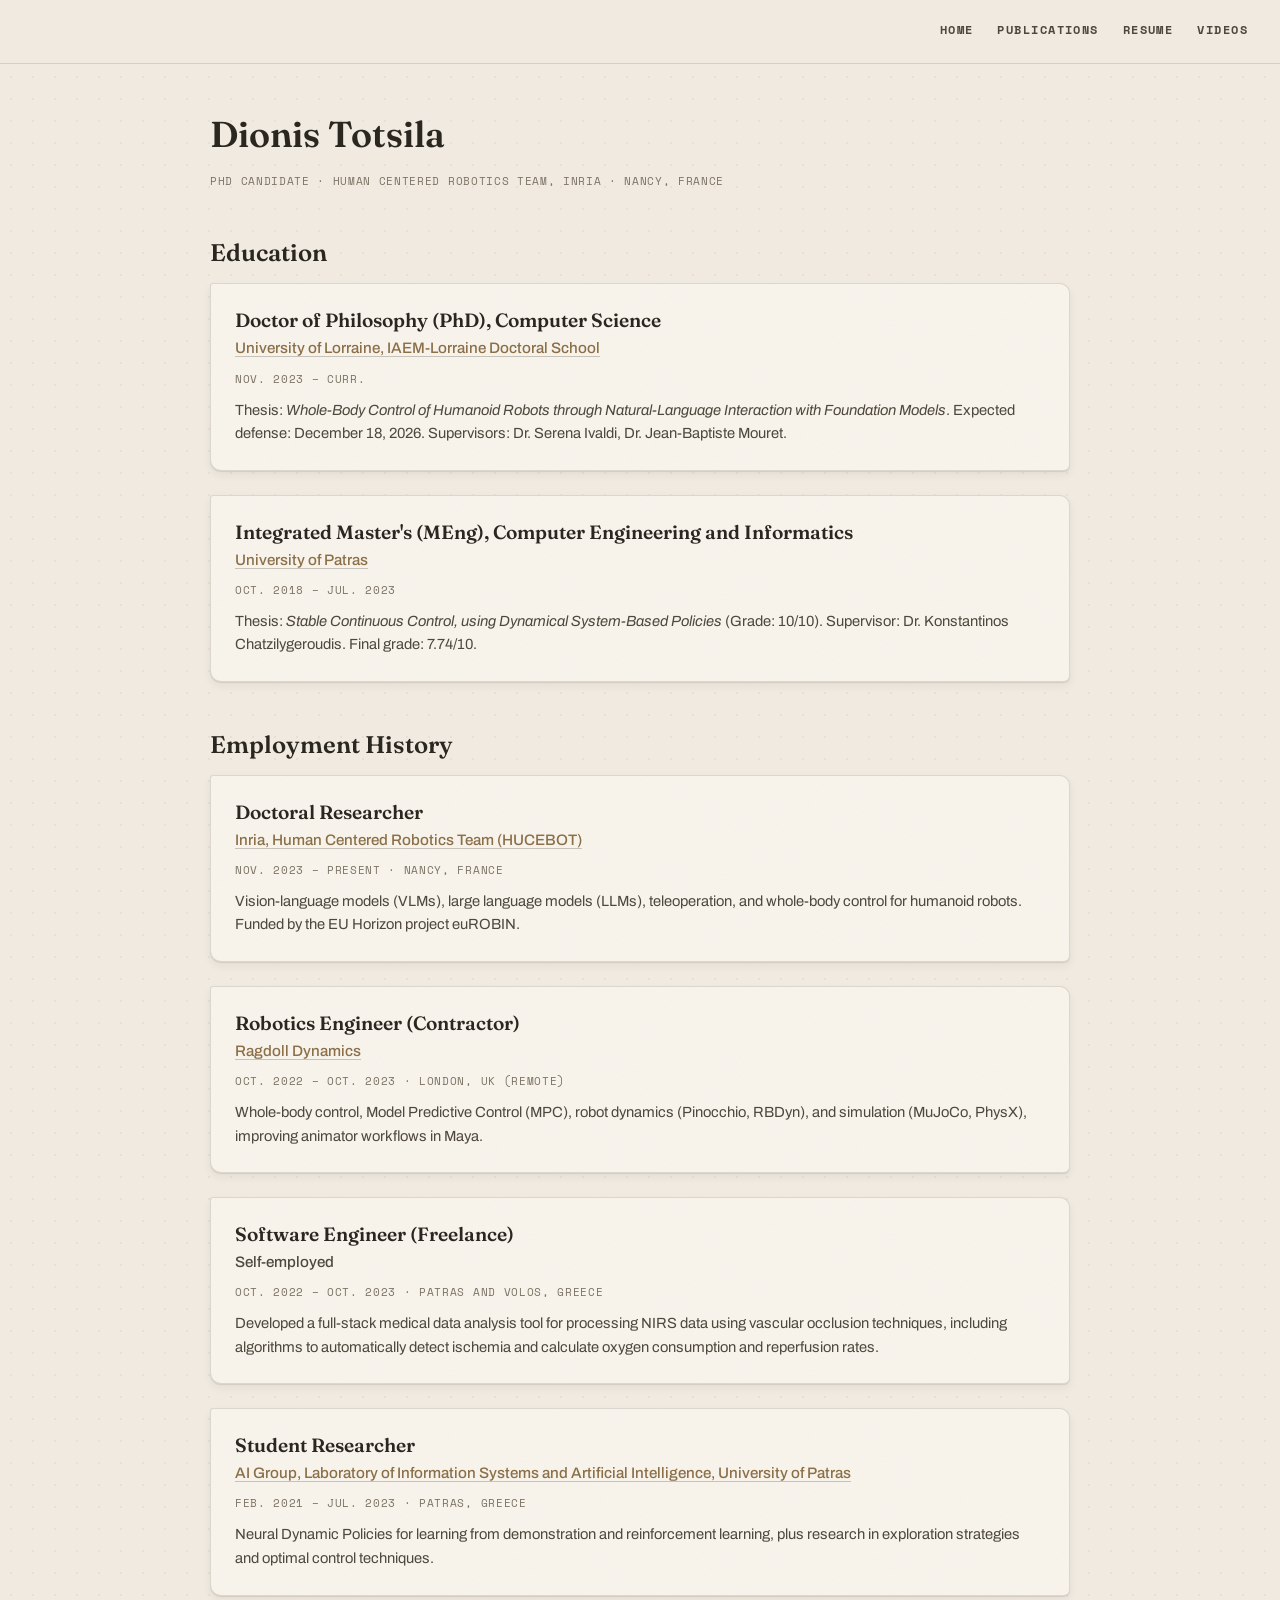
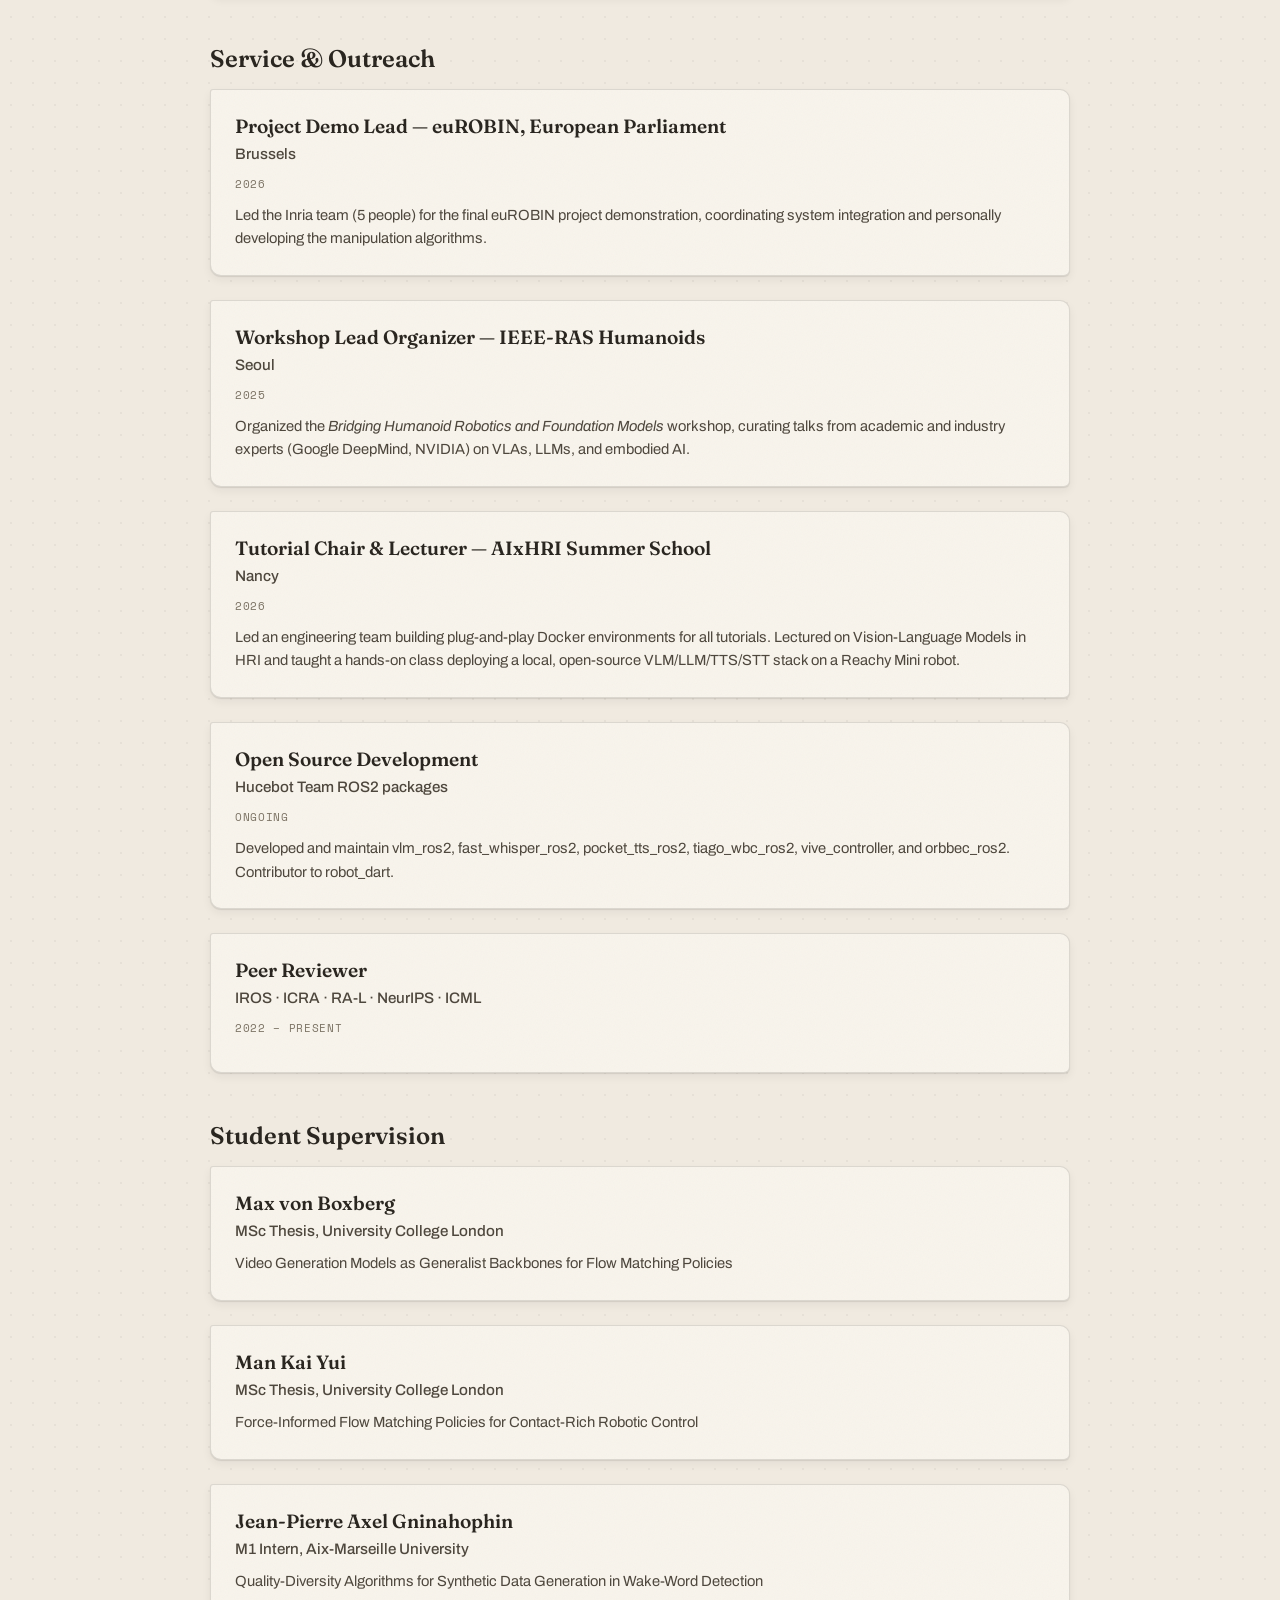
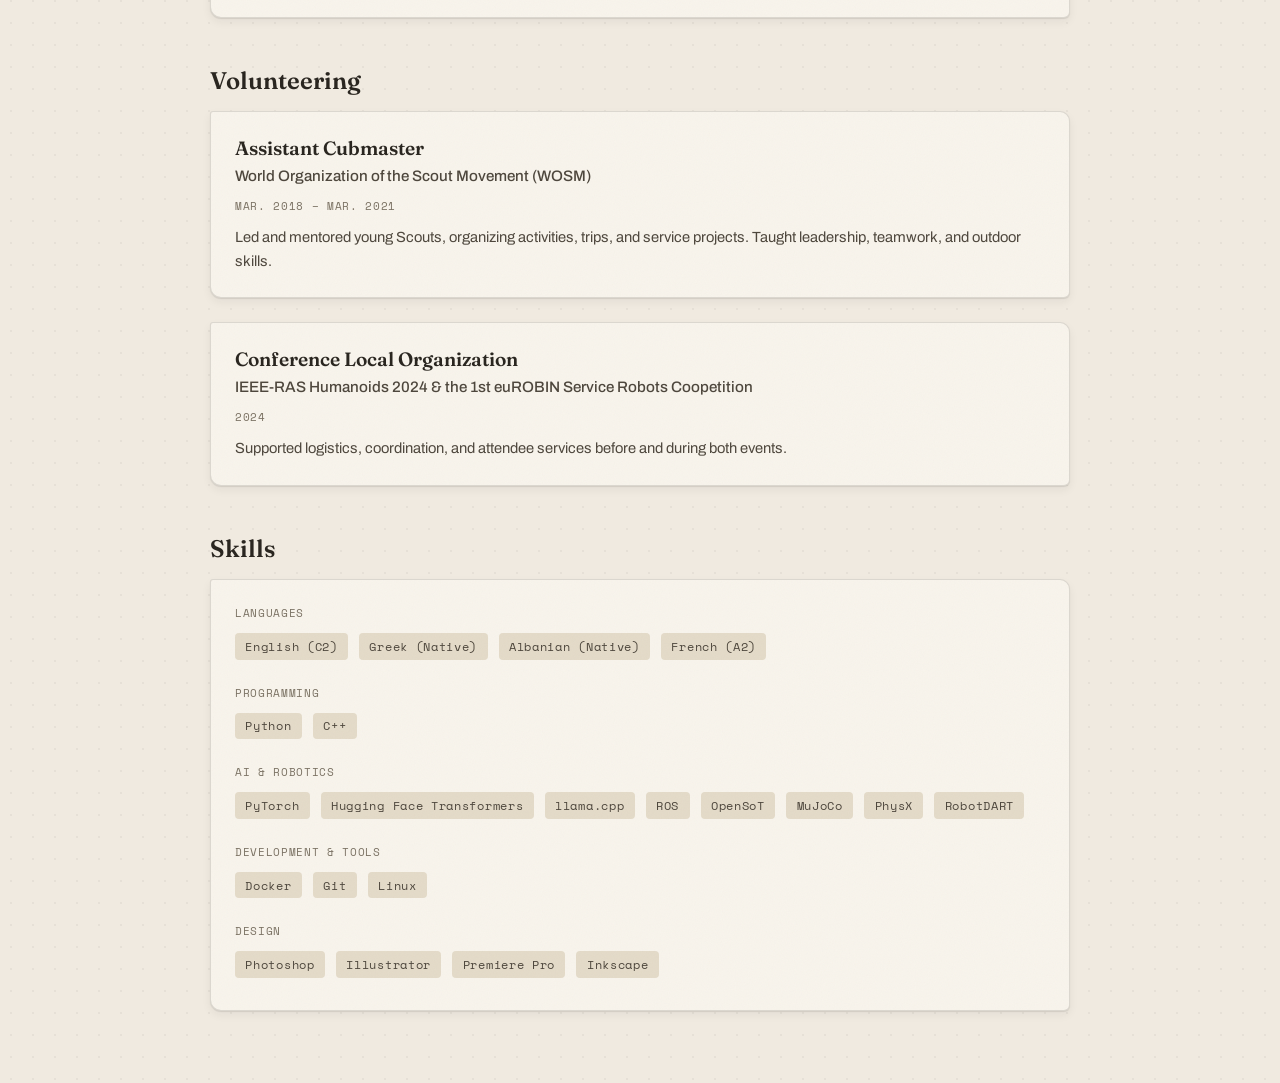
<file: resume.html>
<!DOCTYPE html>
<html lang="en">

<head>
    <meta charset="UTF-8">
    <meta name="viewport" content="width=device-width, initial-scale=1.0">
    <meta name="theme-color" content="#F0EAE0">
    <meta name="google-site-verification" content="sSYGKkNVerRz9-Q-mkri_MzdxyhAE-8yBGXOEYWGAoU">
    <meta name="description" content="Resume of Dionis Totsila — education, experience, service, and skills in robotics and AI.">
    <meta property="og:title" content="Dionis Totsila - Resume">
    <meta property="og:description" content="Resume of Dionis Totsila — education, experience, service, and skills in robotics and AI.">
    <meta property="og:image" content="https://dtotsila.github.io/assets/dt.png">
    <meta property="og:type" content="website">
    <meta name="twitter:card" content="summary">
    <meta name="twitter:site" content="@dionistotsila">
    <meta name="twitter:title" content="Dionis Totsila - Resume">
    <meta name="twitter:description" content="Resume of Dionis Totsila — education, experience, service, and skills in robotics and AI.">
    <meta name="twitter:image" content="https://dtotsila.github.io/assets/dt.png">
    <title>Dionis Totsila - Resume</title>
    <link rel="icon" type="image/png" href="assets/Mini-Robot.png">
    <link rel="apple-touch-icon" href="assets/Mini-Robot.png">
    <link rel="preconnect" href="https://fonts.googleapis.com">
    <link rel="preconnect" href="https://fonts.gstatic.com" crossorigin>
    <link href="https://fonts.googleapis.com/css2?family=Archivo:wght@400;500;600;700&family=Fraunces:ital,wght@0,500;0,600;0,700;1,400;1,500&family=Space+Mono:ital,wght@0,400;0,700;1,400&display=swap" rel="stylesheet">
    <link rel="stylesheet" href="css/style.css">
</head>

<body>
    <nav>
        <a href="index.html">Home</a>
        <a href="publications.html">Publications</a>
        <a href="resume.html">Resume</a>
        <a href="videos.html">Videos</a>
    </nav>
    <main>
        <div class="container">
            <div class="cv-header">
                <h1>Dionis Totsila</h1>
                <p class="meta-label" style="margin-bottom:0;">PhD Candidate · Human Centered Robotics Team, Inria · Nancy, France</p>
            </div>

            <h2>Education</h2>
            <div class="card resume-entry">
                <h4>Doctor of Philosophy (PhD), Computer Science</h4>
                <p class="cv-company">
                    <a href="https://www.univ-lorraine.fr/" target="_blank" rel="noopener noreferrer">University of Lorraine, IAEM-Lorraine Doctoral School</a>
                </p>
                <span class="meta-label">Nov. 2023 – Curr.</span>
                <p class="entry-details-desc">
                    Thesis: <em>Whole-Body Control of Humanoid Robots through Natural-Language Interaction with Foundation Models</em>.
                    Expected defense: December 18, 2026. Supervisors: Dr. Serena Ivaldi, Dr. Jean-Baptiste Mouret.
                </p>
            </div>
            <div class="card resume-entry">
                <h4>Integrated Master's (MEng), Computer Engineering and Informatics</h4>
                <p class="cv-company">
                    <a href="https://www.ceid.upatras.gr/" target="_blank" rel="noopener noreferrer">University of Patras</a>
                </p>
                <span class="meta-label">Oct. 2018 – Jul. 2023</span>
                <p class="entry-details-desc">
                    Thesis: <em>Stable Continuous Control, using Dynamical System-Based Policies</em> (Grade: 10/10).
                    Supervisor: Dr. Konstantinos Chatzilygeroudis. Final grade: 7.74/10.
                </p>
            </div>

            <h2>Employment History</h2>
            <div class="card resume-entry">
                <h4>Doctoral Researcher</h4>
                <p class="cv-company">
                    <a href="https://www.inria.fr/en/inria-centre-universite-lorraine" target="_blank" rel="noopener noreferrer">
                        Inria, Human Centered Robotics Team (HUCEBOT)
                    </a>
                </p>
                <span class="meta-label">Nov. 2023 – Present · Nancy, France</span>
                <p class="entry-details-desc">
                    Vision-language models (VLMs), large language models (LLMs), teleoperation, and whole-body
                    control for humanoid robots. Funded by the EU Horizon project euROBIN.
                </p>
            </div>
            <div class="card resume-entry">
                <h4>Robotics Engineer (Contractor)</h4>
                <p class="cv-company">
                    <a href="https://ragdolldynamics.com/" target="_blank" rel="noopener noreferrer">Ragdoll Dynamics</a>
                </p>
                <span class="meta-label">Oct. 2022 – Oct. 2023 · London, UK (Remote)</span>
                <p class="entry-details-desc">
                    Whole-body control, Model Predictive Control (MPC), robot dynamics (Pinocchio, RBDyn), and
                    simulation (MuJoCo, PhysX), improving animator workflows in Maya.
                </p>
            </div>
            <div class="card resume-entry">
                <h4>Software Engineer (Freelance)</h4>
                <p class="cv-company">Self-employed</p>
                <span class="meta-label">Oct. 2022 – Oct. 2023 · Patras and Volos, Greece</span>
                <p class="entry-details-desc">
                    Developed a full-stack medical data analysis tool for processing NIRS data using vascular
                    occlusion techniques, including algorithms to automatically detect ischemia and calculate
                    oxygen consumption and reperfusion rates.
                </p>
            </div>
            <div class="card resume-entry">
                <h4>Student Researcher</h4>
                <p class="cv-company">
                    <a href="https://aigroup.ceid.upatras.gr/" target="_blank" rel="noopener noreferrer">
                        AI Group, Laboratory of Information Systems and Artificial Intelligence, University of Patras
                    </a>
                </p>
                <span class="meta-label">Feb. 2021 – Jul. 2023 · Patras, Greece</span>
                <p class="entry-details-desc">
                    Neural Dynamic Policies for learning from demonstration and reinforcement learning, plus
                    research in exploration strategies and optimal control techniques.
                </p>
            </div>

            <h2>Service &amp; Outreach</h2>
            <div class="card resume-entry">
                <h4>Project Demo Lead — euROBIN, European Parliament</h4>
                <p class="cv-company">Brussels</p>
                <span class="meta-label">2026</span>
                <p class="entry-details-desc">
                    Led the Inria team (5 people) for the final euROBIN project demonstration, coordinating
                    system integration and personally developing the manipulation algorithms.
                </p>
            </div>
            <div class="card resume-entry">
                <h4>Workshop Lead Organizer — IEEE-RAS Humanoids</h4>
                <p class="cv-company">Seoul</p>
                <span class="meta-label">2025</span>
                <p class="entry-details-desc">
                    Organized the <em>Bridging Humanoid Robotics and Foundation Models</em> workshop, curating talks
                    from academic and industry experts (Google DeepMind, NVIDIA) on VLAs, LLMs, and embodied AI.
                </p>
            </div>
            <div class="card resume-entry">
                <h4>Tutorial Chair &amp; Lecturer — AIxHRI Summer School</h4>
                <p class="cv-company">Nancy</p>
                <span class="meta-label">2026</span>
                <p class="entry-details-desc">
                    Led an engineering team building plug-and-play Docker environments for all tutorials. Lectured
                    on Vision-Language Models in HRI and taught a hands-on class deploying a local, open-source
                    VLM/LLM/TTS/STT stack on a Reachy Mini robot.
                </p>
            </div>
            <div class="card resume-entry">
                <h4>Open Source Development</h4>
                <p class="cv-company">Hucebot Team ROS2 packages</p>
                <span class="meta-label">Ongoing</span>
                <p class="entry-details-desc">
                    Developed and maintain vlm_ros2, fast_whisper_ros2, pocket_tts_ros2, tiago_wbc_ros2,
                    vive_controller, and orbbec_ros2. Contributor to robot_dart.
                </p>
            </div>
            <div class="card resume-entry">
                <h4>Peer Reviewer</h4>
                <p class="cv-company">IROS · ICRA · RA-L · NeurIPS · ICML</p>
                <span class="meta-label">2022 – Present</span>
            </div>

            <h2>Student Supervision</h2>
            <div class="card resume-entry">
                <h4>Max von Boxberg</h4>
                <p class="cv-company">MSc Thesis, University College London</p>
                <p class="entry-details-desc">Video Generation Models as Generalist Backbones for Flow Matching Policies</p>
            </div>
            <div class="card resume-entry">
                <h4>Man Kai Yui</h4>
                <p class="cv-company">MSc Thesis, University College London</p>
                <p class="entry-details-desc">Force-Informed Flow Matching Policies for Contact-Rich Robotic Control</p>
            </div>
            <div class="card resume-entry">
                <h4>Jean-Pierre Axel Gninahophin</h4>
                <p class="cv-company">M1 Intern, Aix-Marseille University</p>
                <p class="entry-details-desc">Quality-Diversity Algorithms for Synthetic Data Generation in Wake-Word Detection</p>
            </div>

            <h2>Volunteering</h2>
            <div class="card resume-entry">
                <h4>Assistant Cubmaster</h4>
                <p class="cv-company">World Organization of the Scout Movement (WOSM)</p>
                <span class="meta-label">Mar. 2018 – Mar. 2021</span>
                <p class="entry-details-desc">
                    Led and mentored young Scouts, organizing activities, trips, and service projects. Taught
                    leadership, teamwork, and outdoor skills.
                </p>
            </div>
            <div class="card resume-entry">
                <h4>Conference Local Organization</h4>
                <p class="cv-company">IEEE-RAS Humanoids 2024 &amp; the 1st euROBIN Service Robots Coopetition</p>
                <span class="meta-label">2024</span>
                <p class="entry-details-desc">
                    Supported logistics, coordination, and attendee services before and during both events.
                </p>
            </div>

            <h2>Skills</h2>
            <div class="card">
                <div class="skills-group">
                    <span class="meta-label">Languages</span>
                    <span class="skill-chip">English (C2)</span>
                    <span class="skill-chip">Greek (Native)</span>
                    <span class="skill-chip">Albanian (Native)</span>
                    <span class="skill-chip">French (A2)</span>
                </div>
                <div class="skills-group">
                    <span class="meta-label">Programming</span>
                    <span class="skill-chip">Python</span>
                    <span class="skill-chip">C++</span>
                </div>
                <div class="skills-group">
                    <span class="meta-label">AI &amp; Robotics</span>
                    <span class="skill-chip">PyTorch</span>
                    <span class="skill-chip">Hugging Face Transformers</span>
                    <span class="skill-chip">llama.cpp</span>
                    <span class="skill-chip">ROS</span>
                    <span class="skill-chip">OpenSoT</span>
                    <span class="skill-chip">MuJoCo</span>
                    <span class="skill-chip">PhysX</span>
                    <span class="skill-chip">RobotDART</span>
                </div>
                <div class="skills-group">
                    <span class="meta-label">Development &amp; Tools</span>
                    <span class="skill-chip">Docker</span>
                    <span class="skill-chip">Git</span>
                    <span class="skill-chip">Linux</span>
                </div>
                <div class="skills-group">
                    <span class="meta-label">Design</span>
                    <span class="skill-chip">Photoshop</span>
                    <span class="skill-chip">Illustrator</span>
                    <span class="skill-chip">Premiere Pro</span>
                    <span class="skill-chip">Inkscape</span>
                </div>
            </div>
        </div>
    </main>
</body>

</html>
</file>
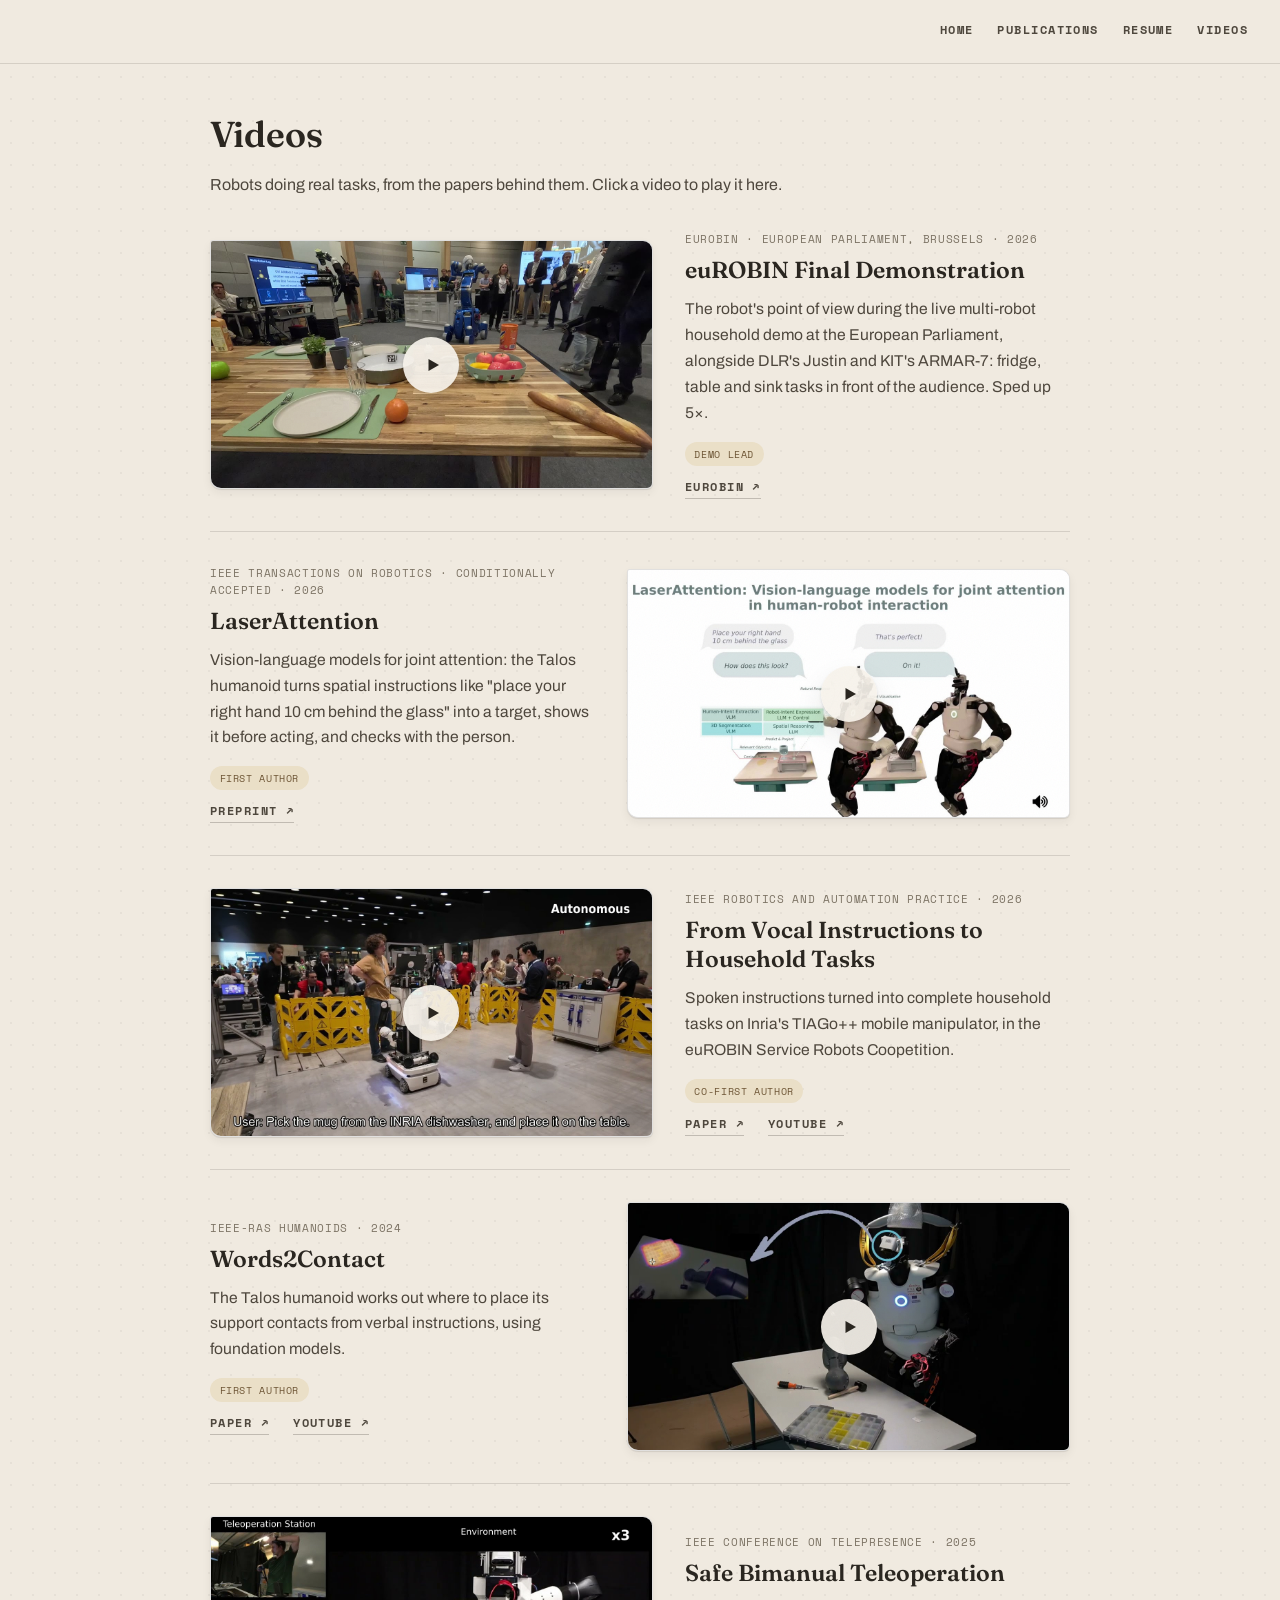
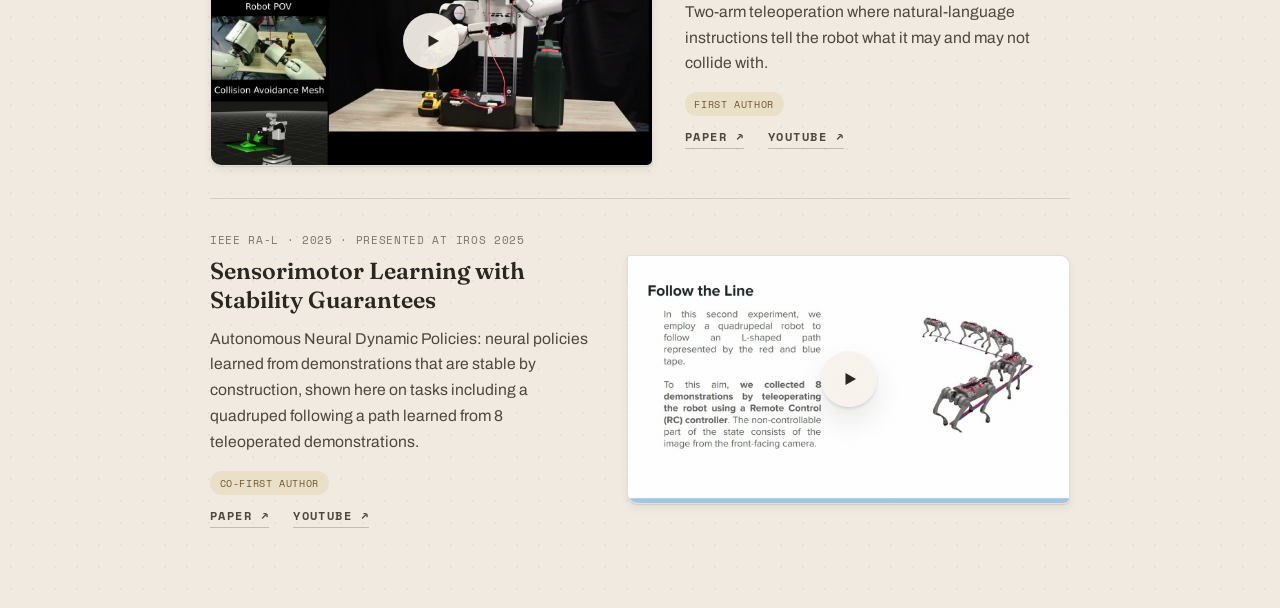
<file: videos.html>
<!DOCTYPE html>
<html lang="en">
<head>
  <meta charset="UTF-8" />
  <meta name="viewport" content="width=device-width, initial-scale=1.0"/>
  <meta name="theme-color" content="#F0EAE0">
  <meta name="description" content="Robot demo videos by Dionis Totsila.">
  <meta property="og:title" content="Dionis Totsila - Videos">
  <meta property="og:description" content="Robot demo videos by Dionis Totsila.">
  <meta property="og:image" content="https://dtotsila.github.io/assets/dt.png">
  <meta property="og:type" content="website">
  <meta name="twitter:card" content="summary">
  <meta name="twitter:site" content="@dionistotsila">
  <meta name="twitter:title" content="Dionis Totsila - Videos">
  <meta name="twitter:description" content="Robot demo videos by Dionis Totsila.">
  <meta name="twitter:image" content="https://dtotsila.github.io/assets/dt.png">
  <title>Dionis Totsila - Videos</title>
  <link rel="icon" type="image/png" href="assets/Mini-Robot.png">
  <link rel="apple-touch-icon" href="assets/Mini-Robot.png">
  <link rel="preconnect" href="https://fonts.googleapis.com">
  <link rel="preconnect" href="https://fonts.gstatic.com" crossorigin>
  <link href="https://fonts.googleapis.com/css2?family=Archivo:wght@400;500;600;700&family=Fraunces:ital,wght@0,500;0,600;0,700;1,400;1,500&family=Space+Mono:ital,wght@0,400;0,700;1,400&display=swap" rel="stylesheet">
  <link rel="stylesheet" href="css/style.css" />
</head>
<body>
  <nav>
    <a href="index.html">Home</a>
    <a href="publications.html">Publications</a>
    <a href="resume.html">Resume</a>
    <a href="videos.html">Videos</a>
  </nav>

  <main>
    <div class="container">
      <h1>Videos</h1>
      <p class="video-intro">Robots doing real tasks, from the papers behind them. Click a video to play it here.</p>

      <div class="video-list">

        <article class="video-row" id="eurobin-parliament">
          <button class="video-row__media" data-video-src="assets/videos/eurobin_parliament_pov.mp4" data-title="euROBIN final demonstration at the European Parliament" aria-label="Play video: euROBIN final demonstration at the European Parliament">
            <img src="assets/video_thumbs/eurobin_parliament.jpg" alt="" loading="lazy">
            <span class="video-row__play" aria-hidden="true">
              <svg viewBox="0 0 24 24"><path d="M6 4l14 8-14 8z"/></svg>
            </span>
          </button>
          <div class="video-row__body">
            <span class="meta-label">euROBIN · European Parliament, Brussels · 2026</span>
            <h2 class="video-row__title">euROBIN Final Demonstration</h2>
            <p class="video-row__desc">The robot's point of view during the live multi-robot household demo at the European Parliament, alongside DLR's Justin and KIT's ARMAR-7: fridge, table and sink tasks in front of the audience. Sped up 5&times;.</p>
            <span class="tag">Demo lead</span>
            <div class="video-row__links">
              <a href="https://www.eurobin-project.eu/" target="_blank" rel="noopener noreferrer">euROBIN</a>
            </div>
          </div>
        </article>

        <article class="video-row" id="laserattention">
          <button class="video-row__media" data-video-src="assets/videos/laserattention.mp4" data-title="LaserAttention" aria-label="Play video: LaserAttention">
            <img src="assets/video_thumbs/laserattention.jpg" alt="" loading="lazy">
            <span class="video-row__play" aria-hidden="true">
              <svg viewBox="0 0 24 24"><path d="M6 4l14 8-14 8z"/></svg>
            </span>
          </button>
          <div class="video-row__body">
            <span class="meta-label">IEEE Transactions on Robotics · Conditionally accepted · 2026</span>
            <h2 class="video-row__title">LaserAttention</h2>
            <p class="video-row__desc">Vision-language models for joint attention: the Talos humanoid turns spatial instructions like "place your right hand 10&nbsp;cm behind the glass" into a target, shows it before acting, and checks with the person.</p>
            <span class="tag">First author</span>
            <div class="video-row__links">
              <a href="https://hal.science/hal-05766960" target="_blank" rel="noopener noreferrer">Preprint</a>
            </div>
          </div>
        </article>

        <article class="video-row" id="eurobin">
          <button class="video-row__media" data-video-id="5mSIYuH4Mdk" data-title="From Vocal Instructions to Household Tasks" aria-label="Play video: From Vocal Instructions to Household Tasks">
            <img src="assets/video_thumbs/5mSIYuH4Mdk.jpg" alt="" loading="lazy">
            <span class="video-row__play" aria-hidden="true">
              <svg viewBox="0 0 24 24"><path d="M6 4l14 8-14 8z"/></svg>
            </span>
          </button>
          <div class="video-row__body">
            <span class="meta-label">IEEE Robotics and Automation Practice · 2026</span>
            <h2 class="video-row__title">From Vocal Instructions to Household Tasks</h2>
            <p class="video-row__desc">Spoken instructions turned into complete household tasks on Inria's TIAGo++ mobile manipulator, in the euROBIN Service Robots Coopetition.</p>
            <span class="tag">Co-first author</span>
            <div class="video-row__links">
              <a href="https://doi.org/10.1109/RAP.2026.3676939" target="_blank" rel="noopener noreferrer">Paper</a>
              <a href="https://www.youtube.com/watch?v=5mSIYuH4Mdk" target="_blank" rel="noopener noreferrer">YouTube</a>
            </div>
          </div>
        </article>

        <article class="video-row" id="words2contact">
          <button class="video-row__media" data-video-id="txT25hUpBPQ" data-title="Words2Contact" aria-label="Play video: Words2Contact">
            <img src="assets/video_thumbs/txT25hUpBPQ.jpg" alt="" loading="lazy">
            <span class="video-row__play" aria-hidden="true">
              <svg viewBox="0 0 24 24"><path d="M6 4l14 8-14 8z"/></svg>
            </span>
          </button>
          <div class="video-row__body">
            <span class="meta-label">IEEE-RAS Humanoids · 2024</span>
            <h2 class="video-row__title">Words2Contact</h2>
            <p class="video-row__desc">The Talos humanoid works out where to place its support contacts from verbal instructions, using foundation models.</p>
            <span class="tag">First author</span>
            <div class="video-row__links">
              <a href="https://doi.org/10.1109/Humanoids58906.2024.10769902" target="_blank" rel="noopener noreferrer">Paper</a>
              <a href="https://www.youtube.com/watch?v=txT25hUpBPQ" target="_blank" rel="noopener noreferrer">YouTube</a>
            </div>
          </div>
        </article>

        <article class="video-row" id="safe-bimanual-teleop">
          <button class="video-row__media" data-video-id="AkiE5izSgMk" data-title="Safe Bimanual Teleoperation with Language-Guided Collision Avoidance" aria-label="Play video: Safe Bimanual Teleoperation with Language-Guided Collision Avoidance">
            <img src="assets/video_thumbs/AkiE5izSgMk.jpg" alt="" loading="lazy">
            <span class="video-row__play" aria-hidden="true">
              <svg viewBox="0 0 24 24"><path d="M6 4l14 8-14 8z"/></svg>
            </span>
          </button>
          <div class="video-row__body">
            <span class="meta-label">IEEE Conference on Telepresence · 2025</span>
            <h2 class="video-row__title">Safe Bimanual Teleoperation</h2>
            <p class="video-row__desc">Two-arm teleoperation where natural-language instructions tell the robot what it may and may not collide with.</p>
            <span class="tag">First author</span>
            <div class="video-row__links">
              <a href="https://doi.org/10.1109/Telepresence66096.2025.11521313" target="_blank" rel="noopener noreferrer">Paper</a>
              <a href="https://www.youtube.com/watch?v=AkiE5izSgMk" target="_blank" rel="noopener noreferrer">YouTube</a>
            </div>
          </div>
        </article>

        <article class="video-row" id="andps">
          <button class="video-row__media" data-video-id="ZI9-TLSovpQ" data-title="Sensorimotor Learning with Stability Guarantees" aria-label="Play video: Sensorimotor Learning with Stability Guarantees">
            <img src="assets/video_thumbs/ZI9-TLSovpQ.jpg" alt="" loading="lazy">
            <span class="video-row__play" aria-hidden="true">
              <svg viewBox="0 0 24 24"><path d="M6 4l14 8-14 8z"/></svg>
            </span>
          </button>
          <div class="video-row__body">
            <span class="meta-label">IEEE RA-L · 2025 · Presented at IROS 2025</span>
            <h2 class="video-row__title">Sensorimotor Learning with Stability Guarantees</h2>
            <p class="video-row__desc">Autonomous Neural Dynamic Policies: neural policies learned from demonstrations that are stable by construction, shown here on tasks including a quadruped following a path learned from 8 teleoperated demonstrations.</p>
            <span class="tag">Co-first author</span>
            <div class="video-row__links">
              <a href="https://doi.org/10.1109/LRA.2024.3524878" target="_blank" rel="noopener noreferrer">Paper</a>
              <a href="https://www.youtube.com/watch?v=ZI9-TLSovpQ" target="_blank" rel="noopener noreferrer">YouTube</a>
            </div>
          </div>
        </article>

      </div>
    </div>
  </main>
  <script src="js/videos.js"></script>
</body>
</html>
</file>
<file: css/style.css>
/* ==========================================================================
   Design tokens
   ========================================================================== */
:root {
  --bone-50:  #F8F4EC;
  --bone-100: #F0EAE0;
  --bone-200: #E4DBC9;
  --bone-300: #D6C9AF;

  --ink-900: #2A2620;
  --ink-700: #4E473D;
  --ink-500: #7C7364;
  --ink-border: rgba(42, 38, 32, 0.14);
  --ink-border-strong: rgba(42, 38, 32, 0.24);

  --accent-600: #8B6F47;
  --accent-700: #6E5636;
  --accent-100: #EADFC7;

  --font-display: 'Fraunces', Georgia, 'Times New Roman', serif;
  --font-body: 'Archivo', -apple-system, 'Segoe UI', sans-serif;
  --font-mono: 'Space Mono', 'SFMono-Regular', Consolas, monospace;

  --tracking-wide: 0.06em;
  --tracking-wider: 0.12em;

  --space-1: 0.25rem;
  --space-2: 0.5rem;
  --space-3: 0.75rem;
  --space-4: 1rem;
  --space-6: 1.5rem;
  --space-8: 2rem;
  --space-12: 3rem;

  --radius-sm: 4px;
  --radius-md: 10px;
  --radius-lg: 18px;
  /* deliberately uneven per-corner radius — reads as cut, not parametric */
  --radius-card: 3px 10px 6px 11px;

  --shadow-sm: 0 1px 1px rgba(42, 38, 32, 0.10), 0 4px 10px rgba(42, 38, 32, 0.06);
  --shadow-md: 0 2px 3px rgba(42, 38, 32, 0.12), 0 14px 28px rgba(42, 38, 32, 0.10);
  --shadow-lg: 0 4px 6px rgba(42, 38, 32, 0.14), 0 28px 48px rgba(42, 38, 32, 0.16);

  --grain: url("data:image/svg+xml,%3Csvg xmlns='http://www.w3.org/2000/svg' width='180' height='180'%3E%3Cfilter id='n'%3E%3CfeTurbulence type='fractalNoise' baseFrequency='0.85' numOctaves='2' stitchTiles='stitch'/%3E%3C/filter%3E%3Crect width='100%25' height='100%25' filter='url(%23n)'/%3E%3C/svg%3E");
}

/* ==========================================================================
   Base
   ========================================================================== */
* { box-sizing: border-box; }

body {
  margin: 0;
  min-height: 100vh;
  display: flex;
  flex-direction: column;
  font-family: var(--font-body);
  font-size: 16px;
  color: var(--ink-900);
  background-color: var(--bone-100);
  background-image: radial-gradient(circle, rgba(42, 38, 32, 0.05) 1px, transparent 1px);
  background-size: 22px 22px;
}

h1, h2, h3, h4 {
  font-family: var(--font-display);
  color: var(--ink-900);
  margin: 0 0 var(--space-4);
}

h1 { font-size: 2.25rem; font-weight: 600; }
h2 { font-size: 1.5rem; font-weight: 600; margin-top: var(--space-12); }
h2:first-child { margin-top: 0; }

p { line-height: 1.65; }

hr {
  border: none;
  border-top: 1px solid var(--ink-border);
  margin: var(--space-4) 0;
}

a { color: var(--accent-600); }

p a, .entry-details-desc a {
  text-decoration: none;
  border-bottom: 1px solid var(--ink-border-strong);
  transition: border-color 0.2s ease, color 0.2s ease;
}
p a:hover, .entry-details-desc a:hover { color: var(--accent-700); border-color: var(--accent-700); }

:focus-visible {
  outline: 2px solid var(--accent-600);
  outline-offset: 2px;
}

.sr-only {
  position: absolute;
  width: 1px;
  height: 1px;
  padding: 0;
  margin: -1px;
  overflow: hidden;
  clip: rect(0, 0, 0, 0);
  white-space: nowrap;
  border: 0;
}

/* ==========================================================================
   Navigation — slim sticky top bar
   ========================================================================== */
nav {
  position: sticky;
  top: 0;
  z-index: 100;
  display: flex;
  align-items: center;
  justify-content: flex-end;
  gap: var(--space-6);
  height: 64px;
  padding: 0 var(--space-8);
  background: rgba(240, 234, 224, 0.86);
  backdrop-filter: blur(8px);
  border-bottom: 1px solid var(--ink-border);
}

nav a {
  font-family: var(--font-mono);
  font-size: 0.75rem;
  font-weight: 700;
  text-transform: uppercase;
  letter-spacing: var(--tracking-wider);
  color: var(--ink-700);
  text-decoration: none;
  padding-bottom: 3px;
  border-bottom: 1px solid transparent;
  transition: color 0.2s ease, border-color 0.2s ease;
}

nav a:hover, nav a:focus-visible { color: var(--accent-600); border-color: var(--accent-600); }

/* ==========================================================================
   Main / container
   ========================================================================== */
main {
  flex: 1;
  display: flex;
  flex-direction: column;
  padding: var(--space-12) var(--space-8) var(--space-12);
}

.container {
  width: 90%;
  max-width: 860px;
  margin: 0 auto;
}

/* ==========================================================================
   Card system
   ========================================================================== */
.card {
  position: relative;
  background: var(--bone-50);
  border: 1px solid var(--ink-border);
  border-radius: var(--radius-card);
  box-shadow: var(--shadow-sm);
  padding: var(--space-6);
  margin-bottom: var(--space-6);
  overflow: hidden;
  transition: box-shadow 0.25s ease, transform 0.25s ease;
}

.card::before {
  content: "";
  position: absolute;
  inset: 0;
  background-image: var(--grain);
  opacity: 0.035;
  mix-blend-mode: multiply;
  pointer-events: none;
}

.card:hover { box-shadow: var(--shadow-md); }

.card-title {
  font-family: var(--font-display);
  font-size: 1.3rem;
  font-weight: 600;
  color: var(--ink-900);
  line-height: 1.35;
  margin-bottom: var(--space-2);
}

.meta-label {
  display: block;
  font-family: var(--font-mono);
  font-size: 0.7rem;
  text-transform: uppercase;
  letter-spacing: var(--tracking-wide);
  color: var(--ink-500);
  margin-bottom: var(--space-3);
}

.tag {
  display: inline-block;
  font-family: var(--font-mono);
  font-size: 0.65rem;
  text-transform: uppercase;
  letter-spacing: var(--tracking-wide);
  background: var(--accent-100);
  color: var(--accent-700);
  padding: 0.25rem 0.6rem;
  border-radius: 999px;
  margin-bottom: var(--space-3);
}

/* Author highlight */
.paper-auth { color: var(--ink-700); font-size: 0.95rem; line-height: 1.6; margin-bottom: var(--space-3); }
.paper-auth em { font-style: normal; font-weight: 600; color: var(--accent-600); }

/* ==========================================================================
   Bio card (index.html)
   ========================================================================== */
.bio-card .meta-label { margin-bottom: var(--space-2); }

.bio-card .prompt-text {
  font-family: var(--font-display);
  font-style: italic;
  font-size: 1.05rem;
  color: var(--ink-700);
  margin: 0 0 var(--space-4);
}

.bio-card #dynamic-response {
  font-family: var(--font-body);
  color: var(--ink-900);
  line-height: 1.75;
  font-size: 1rem;
}

.bio-card #dynamic-response a {
  text-decoration: none;
  border-bottom: 1px solid var(--ink-border-strong);
}
.bio-card #dynamic-response a:hover { color: var(--accent-700); }

#image-container {
  margin: 0 auto var(--space-8);
  display: flex;
  justify-content: center;
  align-items: center;
  max-width: 190px;
  flex-direction: column;
}

#generating-image-message {
  font-family: var(--font-mono);
  font-size: 0.8rem;
  letter-spacing: var(--tracking-wide);
  text-transform: uppercase;
  text-align: center;
  color: var(--ink-500);
  padding: var(--space-8) 0;
}

#generating-image-message::after {
  content: '|';
  animation: blink 1s steps(1) infinite;
}

@keyframes blink {
  0%, 49% { opacity: 1; }
  50%, 100% { opacity: 0; }
}

#profile-image {
  display: none;
  border-radius: 50%;
  width: 100%;
  max-width: 190px;
  border: 1px solid var(--ink-border);
  box-shadow: var(--shadow-md);
}

/* Social media */
.social-media-container {
  display: flex;
  justify-content: center;
  align-items: center;
  gap: var(--space-6);
  width: 100%;
  padding: var(--space-4) 0;
}

.social-media-button { display: inline-flex; }

.fa, .fa-brands, .fa-urls {
  font-size: 1.4rem;
  color: var(--ink-700);
  transition: color 0.2s ease, transform 0.2s ease;
}

.fa:hover, .fa-brands:hover, .fa-urls:hover {
  color: var(--accent-600);
  transform: translateY(-2px);
}

/* ==========================================================================
   Publications
   ========================================================================== */
.scholar-stats {
  font-family: var(--font-mono);
  font-size: 0.8rem;
  letter-spacing: var(--tracking-wide);
  text-transform: uppercase;
  color: var(--ink-500);
  padding: var(--space-3) 0;
  margin: 0 0 var(--space-8);
  border-top: 1px solid var(--ink-border);
  border-bottom: 1px solid var(--ink-border);
}

.scholar-stats a { color: var(--ink-700); border-color: var(--ink-border-strong); }
.scholar-stats a:hover { color: var(--accent-700); }

.pub-card { display: flex; gap: var(--space-6); align-items: flex-start; }

.pub-card__media {
  flex: 0 0 160px;
  width: 160px;
  height: 120px;
  border-radius: var(--radius-sm);
  overflow: hidden;
  border: 1px solid var(--ink-border);
  background: #FFFFFF;
}

.pub-card__media img { width: 100%; height: 100%; object-fit: cover; display: block; }

.pub-card__body { flex: 1; min-width: 0; }

.pub-card--no-media { display: block; }

.paper-urls {
  display: flex;
  justify-content: flex-start;
  align-items: center;
  gap: var(--space-4);
  margin-top: var(--space-2);
}

.paper-urls a { border: none; }

.talks-list {
  list-style: none;
  margin: 0;
  padding: 0;
}

.talks-list li {
  padding: var(--space-3) 0;
  border-bottom: 1px solid var(--ink-border);
  font-size: 0.92rem;
  color: var(--ink-700);
}

.talks-list li:last-child { border-bottom: none; }

.talks-list .meta-label { display: inline; margin: 0; }

/* ==========================================================================
   Resume
   ========================================================================== */
.cv-header { margin-bottom: var(--space-4); }

.resume-entry h4 {
  font-family: var(--font-display);
  font-size: 1.2rem;
  font-weight: 600;
  margin: 0 0 var(--space-1);
}

.cv-company {
  font-size: 0.95rem;
  font-weight: 500;
  color: var(--ink-700);
  margin: 0 0 var(--space-2);
}

.cv-company a { text-decoration: none; border-bottom: 1px solid var(--ink-border-strong); }
.cv-company a:hover { color: var(--accent-700); }

.entry-details-desc {
  color: var(--ink-700);
  font-size: 0.92rem;
  line-height: 1.6;
  margin: var(--space-2) 0 0;
}

.skills-group { margin-bottom: var(--space-4); }
.skills-group:last-child { margin-bottom: 0; }

.skill-chip {
  display: inline-block;
  font-family: var(--font-mono);
  font-size: 0.72rem;
  letter-spacing: var(--tracking-wide);
  background: var(--bone-200);
  color: var(--ink-700);
  padding: 0.3rem 0.65rem;
  border-radius: var(--radius-sm);
  margin: 0 var(--space-2) var(--space-2) 0;
}

/* ==========================================================================
   Videos — editorial list
   ========================================================================== */
.video-intro {
  color: var(--ink-700);
  margin: 0 0 var(--space-8);
}

.video-list {
  display: flex;
  flex-direction: column;
}

.video-row {
  display: grid;
  grid-template-columns: 1.15fr 1fr;
  gap: var(--space-8);
  align-items: center;
  padding: var(--space-8) 0;
  border-top: 1px solid var(--ink-border);
  scroll-margin-top: 80px;
}

.video-row:first-child { border-top: none; padding-top: 0; }

/* alternate sides */
.video-row:nth-child(even) { grid-template-columns: 1fr 1.15fr; }
.video-row:nth-child(even) .video-row__media,
.video-row:nth-child(even) .video-row__frame { order: 2; }

.video-row__media,
.video-row__frame {
  position: relative;
  display: block;
  width: 100%;
  aspect-ratio: 16 / 9;
  border: 1px solid var(--ink-border);
  border-radius: var(--radius-card);
  box-shadow: var(--shadow-sm);
  overflow: hidden;
  background: #FFFFFF;
}

.video-row__media {
  padding: 0;
  cursor: pointer;
  transition: transform 0.25s ease, box-shadow 0.25s ease;
}

.video-row__media::after {
  content: "";
  position: absolute;
  inset: 0;
  background-image: var(--grain);
  opacity: 0.035;
  mix-blend-mode: multiply;
  pointer-events: none;
}

.video-row__media:hover,
.video-row__media:focus-visible {
  transform: translateY(-3px);
  box-shadow: var(--shadow-lg);
}

.video-row__media img { width: 100%; height: 100%; object-fit: cover; display: block; }

.video-row__frame { background: var(--ink-900); }
.video-row__frame iframe,
.video-row__frame video { position: absolute; inset: 0; width: 100%; height: 100%; border: 0; }

.video-row__play {
  position: absolute;
  top: 50%;
  left: 50%;
  width: 56px;
  height: 56px;
  transform: translate(-50%, -50%);
  border-radius: 50%;
  background: rgba(248, 244, 236, 0.92);
  box-shadow: var(--shadow-md);
  display: flex;
  align-items: center;
  justify-content: center;
  transition: transform 0.25s ease, background 0.25s ease;
}

.video-row__play svg { width: 18px; height: 18px; fill: var(--ink-900); margin-left: 3px; }

.video-row__media:hover .video-row__play,
.video-row__media:focus-visible .video-row__play {
  transform: translate(-50%, -50%) scale(1.1);
  background: var(--accent-600);
}
.video-row__media:hover .video-row__play svg,
.video-row__media:focus-visible .video-row__play svg { fill: var(--bone-50); }

.video-row__body .meta-label { margin-bottom: var(--space-2); }

.video-row__title {
  font-size: 1.45rem;
  line-height: 1.25;
  margin: 0 0 var(--space-3);
}

.video-row__desc {
  color: var(--ink-700);
  font-size: 0.98rem;
  margin: 0 0 var(--space-4);
}

.video-row__links {
  display: flex;
  gap: var(--space-6);
}

.video-row__links a {
  font-family: var(--font-mono);
  font-size: 0.75rem;
  font-weight: 700;
  text-transform: uppercase;
  letter-spacing: var(--tracking-wider);
  color: var(--ink-700);
  text-decoration: none;
  padding-bottom: 3px;
  border-bottom: 1px solid var(--ink-border-strong);
  transition: color 0.2s ease, border-color 0.2s ease;
}

.video-row__links a::after { content: " \2197"; }

.video-row__links a:hover { color: var(--accent-600); border-color: var(--accent-600); }

/* ==========================================================================
   Responsive
   ========================================================================== */
@media (max-width: 768px) {
  nav {
    justify-content: center;
    flex-wrap: wrap;
    height: auto;
    padding: var(--space-3);
    gap: var(--space-4);
  }

  main { padding: var(--space-8) var(--space-4); }

  .container { width: 100%; }

  .pub-card { flex-direction: column; }
  .pub-card__media { width: 100%; height: auto; aspect-ratio: 16 / 9; }

  .video-row,
  .video-row:nth-child(even) { grid-template-columns: 1fr; gap: var(--space-4); padding: var(--space-6) 0; }
  .video-row:nth-child(even) .video-row__media,
  .video-row:nth-child(even) .video-row__frame { order: 0; }
}
</file>
